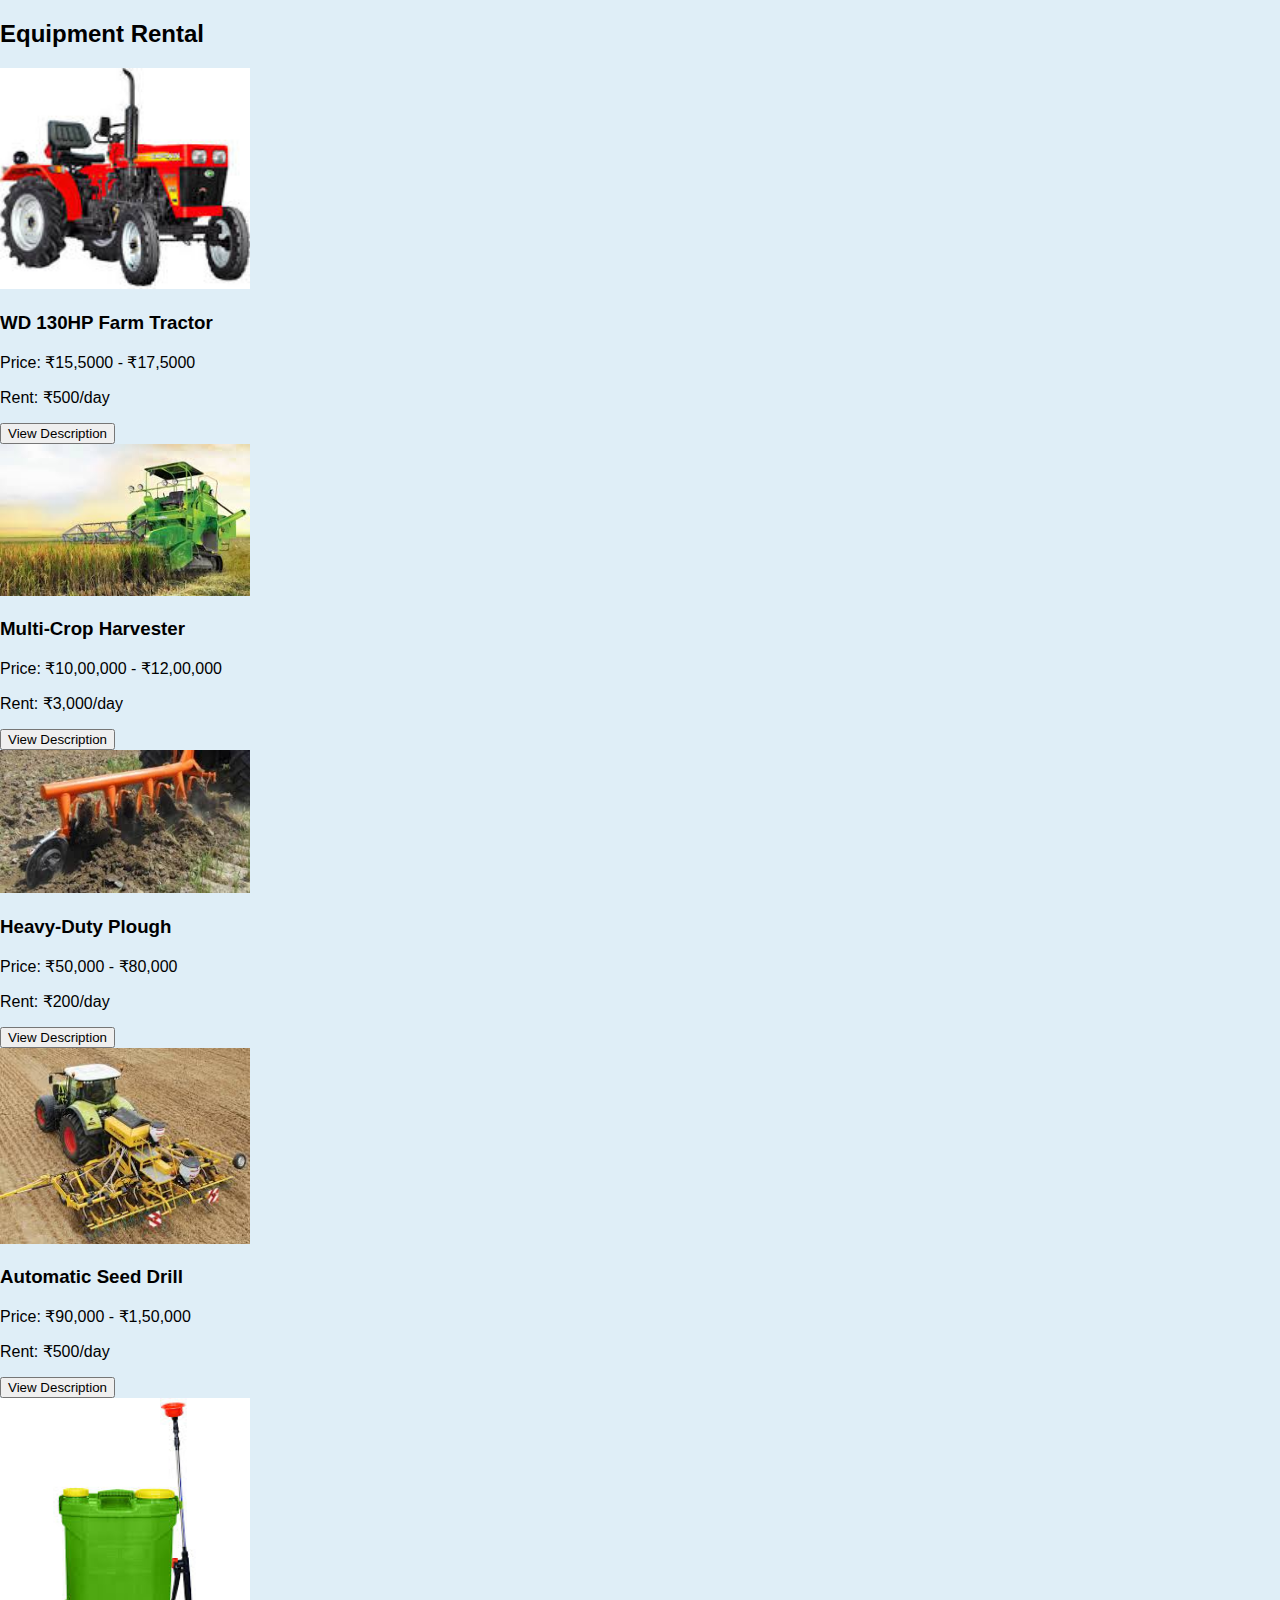
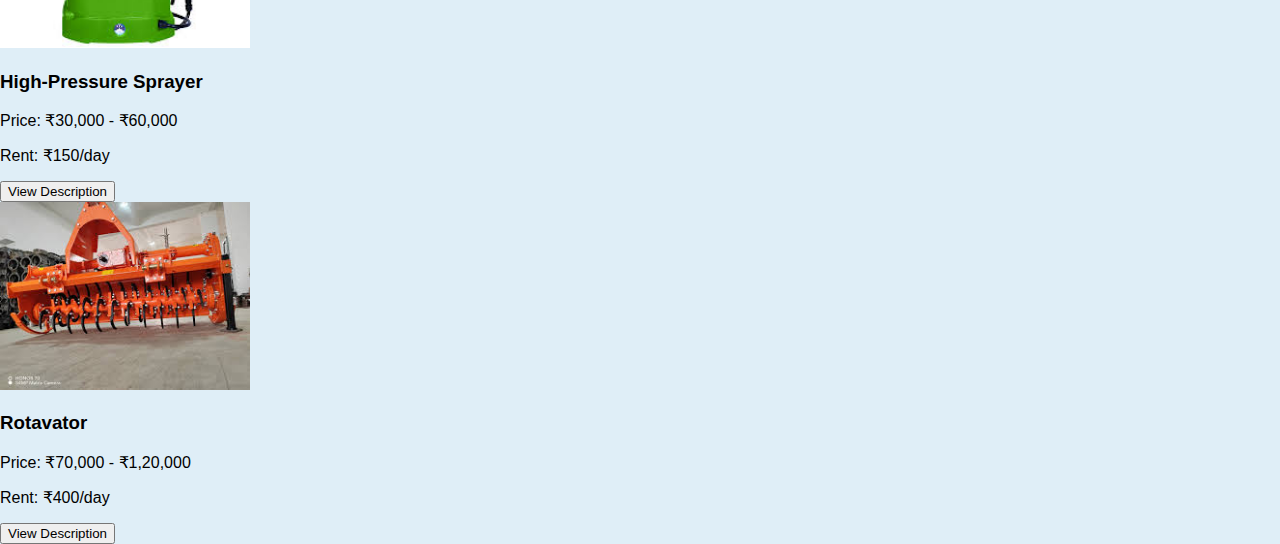
<file: booking.html>
<!DOCTYPE html>
<html lang="en">
<head>
    <meta charset="UTF-8">
    <meta name="viewport" content="width=device-width, initial-scale=1.0">
    <title>Equipment Rental</title>
    <link rel="stylesheet" href="styles.css">
</head>
<body>

    <h2>Equipment Rental</h2>

    <div class="equipment-container">
        
        <!-- Equipment 1: Tractor -->
        <div class="equipment-item">
            <img src="download.jpg" alt="WD 130HP Farm Tractor" width="250">
            <h3>WD 130HP Farm Tractor</h3>
            <p>Price: ₹15,5000 - ₹17,5000</p>
            <p>Rent: ₹500/day</p>
            <button class="viewDescriptionBtn">View Description</button>
            <div class="details" style="display: none;">
                <p>A powerful 130HP tractor equipped with advanced hydraulics, excellent fuel efficiency, and superior load-carrying capacity. Ideal for plowing, tilling, and hauling.</p>
            </div>
        </div>

        <!-- Equipment 2: Harvester -->
        <div class="equipment-item">
            <img src="harvester.jpg" alt="Harvester Machine" width="250">
            <h3>Multi-Crop Harvester</h3>
            <p>Price: ₹10,00,000 - ₹12,00,000</p>
            <p>Rent: ₹3,000/day</p>
            <button class="viewDescriptionBtn">View Description</button>
            <div class="details" style="display: none;">
                <p>Designed for harvesting various crops such as wheat, paddy, and maize, this harvester increases productivity and reduces manual labor significantly.</p>
            </div>
        </div>

        <!-- Equipment 3: Plough -->
        <div class="equipment-item">
            <img src="plough.jpg" alt="Agricultural Plough" width="250">
            <h3>Heavy-Duty Plough</h3>
            <p>Price: ₹50,000 - ₹80,000</p>
            <p>Rent: ₹200/day</p>
            <button class="viewDescriptionBtn">View Description</button>
            <div class="details" style="display: none;">
                <p>A sturdy plough designed for deep soil penetration, making it perfect for preparing land for crop cultivation by breaking up compact soil layers.</p>
            </div>
        </div>

        <!-- Equipment 4: Seed Drill -->
        <div class="equipment-item">
            <img src="seed drill.jpg" alt="Seed Drill Machine" width="250">
            <h3>Automatic Seed Drill</h3>
            <p>Price: ₹90,000 - ₹1,50,000</p>
            <p>Rent: ₹500/day</p>
            <button class="viewDescriptionBtn">View Description</button>
            <div class="details" style="display: none;">
                <p>Ensures precise and uniform seed sowing, reducing seed wastage and improving crop yield. Suitable for multiple crop types.</p>
            </div>
        </div>

        <!-- Equipment 5: Sprayer -->
        <div class="equipment-item">
            <img src="spayer.jpg" alt="Agricultural Sprayer" width="250">
            <h3>High-Pressure Sprayer</h3>
            <p>Price: ₹30,000 - ₹60,000</p>
            <p>Rent: ₹150/day</p>
            <button class="viewDescriptionBtn">View Description</button>
            <div class="details" style="display: none;">
                <p>Used for efficient pesticide and fertilizer application over large farm areas, ensuring healthy crop protection.</p>
            </div>
        </div>

        <!-- Equipment 6: Rotavator -->
        <div class="equipment-item">
            <img src="Rotavator.jpg" alt="Rotavator Machine" width="250">
            <h3>Rotavator</h3>
            <p>Price: ₹70,000 - ₹1,20,000</p>
            <p>Rent: ₹400/day</p>
            <button class="viewDescriptionBtn">View Description</button>
            <div class="details" style="display: none;">
                <p>A powerful tillage tool used for land preparation, ensuring better soil aeration and breaking up hard soil clumps for better seed germination.</p>
            </div>
        </div>

    </div>

    <script>
        // JavaScript to toggle equipment descriptions
        document.querySelectorAll('.viewDescriptionBtn').forEach(button => {
            button.addEventListener('click', function() {
                let details = this.nextElementSibling;
                details.style.display = details.style.display === 'none' ? 'block' : 'none';
            });
        });
    </script>

</body>
</html>
</file>
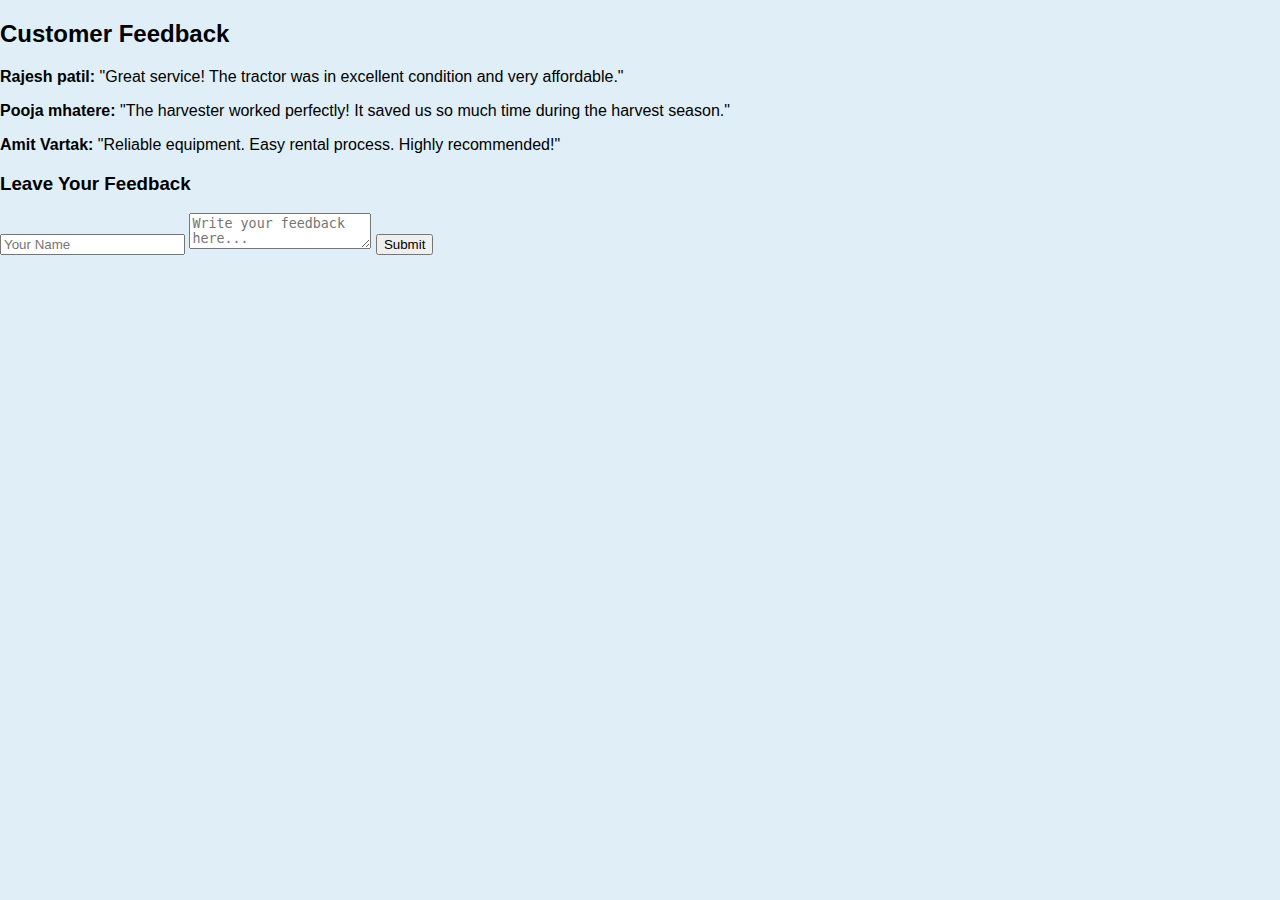
<file: feedback.html>
<!DOCTYPE html>
<html lang="en">
<head>
    <meta charset="UTF-8">
    <meta name="viewport" content="width=device-width, initial-scale=1.0">
    <title>View Feedback</title>
    <link rel="stylesheet" href="styles.css">
</head>
<body>

    <h2>Customer Feedback</h2>

    <div class="feedback-container">

        <!-- Fake Preloaded Feedback -->
        <div id="feedback-list">
            <div class="feedback">
                <p><strong>Rajesh patil:</strong> "Great service! The tractor was in excellent condition and very affordable."</p>
            </div>
            <div class="feedback">
                <p><strong>Pooja mhatere:</strong> "The harvester worked perfectly! It saved us so much time during the harvest season."</p>
            </div>
            <div class="feedback">
                <p><strong>Amit Vartak:</strong> "Reliable equipment. Easy rental process. Highly recommended!"</p>
            </div>
        </div>

        <!-- Feedback Form -->
        <h3>Leave Your Feedback</h3>
        <form id="feedbackForm">
            <input type="text" id="name" placeholder="Your Name" required>
            <textarea id="message" placeholder="Write your feedback here..." required></textarea>
            <button type="submit">Submit</button>
        </form>

    </div>

    <script>
        document.getElementById('feedbackForm').addEventListener('submit', function(event) {
            event.preventDefault();
            
            // Get input values
            let name = document.getElementById('name').value;
            let message = document.getElementById('message').value;

            // Create new feedback entry
            let newFeedback = document.createElement('div');
            newFeedback.classList.add('feedback');
            newFeedback.innerHTML = `<p><strong>${name}:</strong> "${message}"</p>`;

            // Add to feedback list
            document.getElementById('feedback-list').appendChild(newFeedback);

            // Clear form fields
            document.getElementById('name').value = "";
            document.getElementById('message').value = "";
        });
    </script>

</body>
</html>
</file>
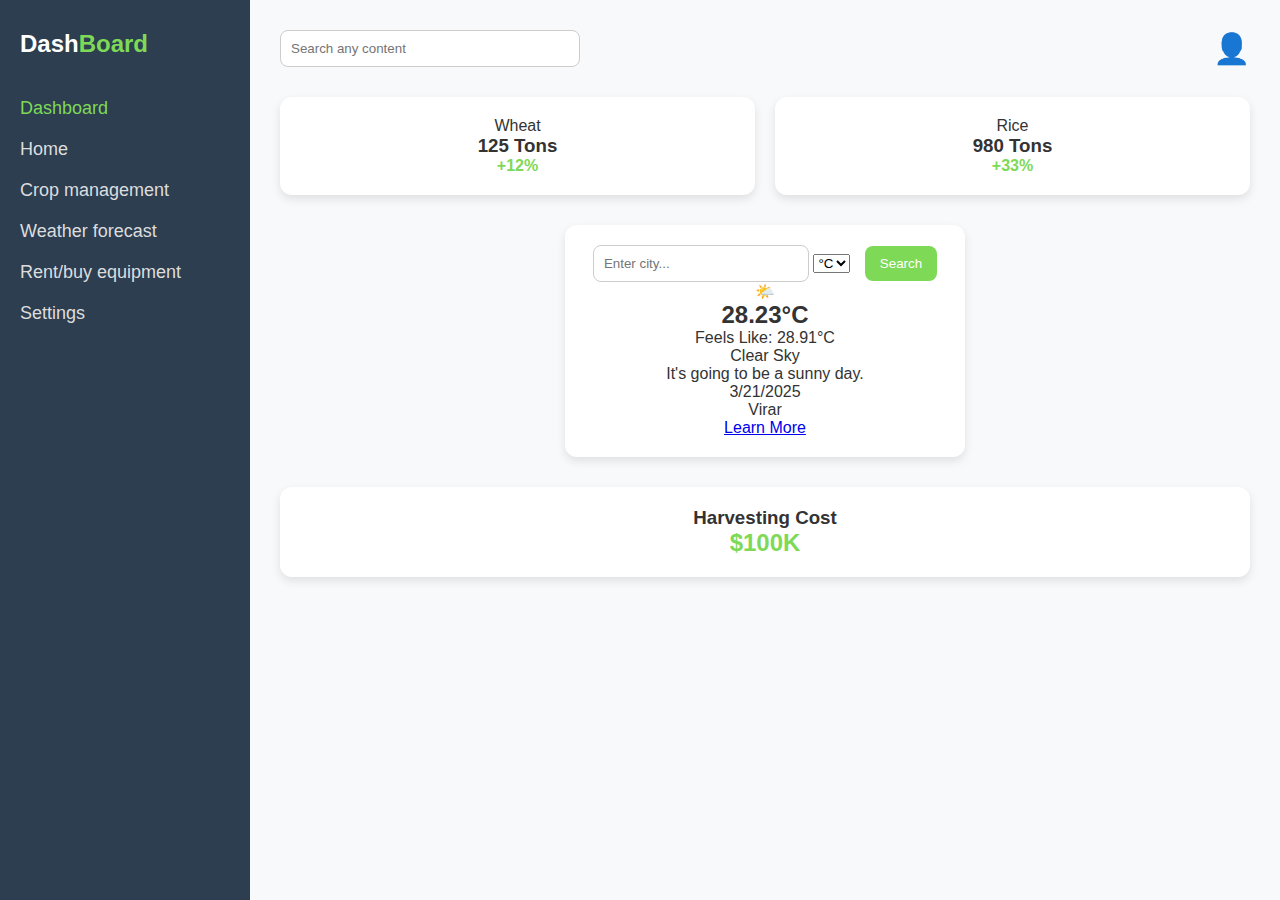
<file: dashboard/dash.html>
<!DOCTYPE html>
<html lang="en">

<head>
  <meta charset="UTF-8">
  <meta name="viewport" content="width=device-width, initial-scale=1.0">
  <title>Dashboard</title>
  <link rel="stylesheet" href="dash.css">
</head>

<body>

  <div class="sidebar">
    <h2>Dash<span>Board</span></h2>
    <ul>
      <li class="active"><a href="#">Dashboard</a></li>
      <li><a href="#">Home</a></li>
      <li><a href="#">Crop management</a></li>
      <li><a href="#">Weather forecast</a></li>
      <li><a href="#">Rent/buy equipment</a></li>
      <li><a href="#">Settings</a></li>
    </ul>
  </div>

  <div class="main-content">
    <div class="navbar">
      <input type="text" placeholder="Search any content">
      <div class="user-icon">👤</div>
    </div>

    <div class="summary">
      <div class="summary-card">
        <p>Wheat</p>
        <h3>125 Tons</h3>
        <span>+12%</span>
      </div>
      <div class="summary-card">
        <p>Rice</p>
        <h3>980 Tons</h3>
        <span>+33%</span>
      </div>
    </div>

    <div class="farm-section">

      <div class="weather-container">
        <div class="search-box">
          <input type="text" id="userLocation" placeholder="Enter city...">
          <select id="converter">
            <option>°C</option>
            <option>°F</option>
          </select>
          <button onclick="findUserLocation()">Search</button>
        </div>

        <div class="current-weather">
          <div class="icon">🌤️</div>
          <h2 class="temperature">28.23°C</h2>
          <p class="feelsLike">Feels Like: 28.91°C</p>
          <p class="description">Clear Sky</p>
          <p class="suggestion">It's going to be a sunny day.</p>
          <p class="date">3/21/2025</p>
          <p class="city">Virar</p>
        </div>
        <a href="../weather/weather.html">Learn More</a>


      </div>

    </div>

    <div class="harvest-cost">
      <h3>Harvesting Cost</h3>
      <p>$100K</p>
    </div>
  </div>

  <script src="dash.js"></script>
</body>

</html>
</file>
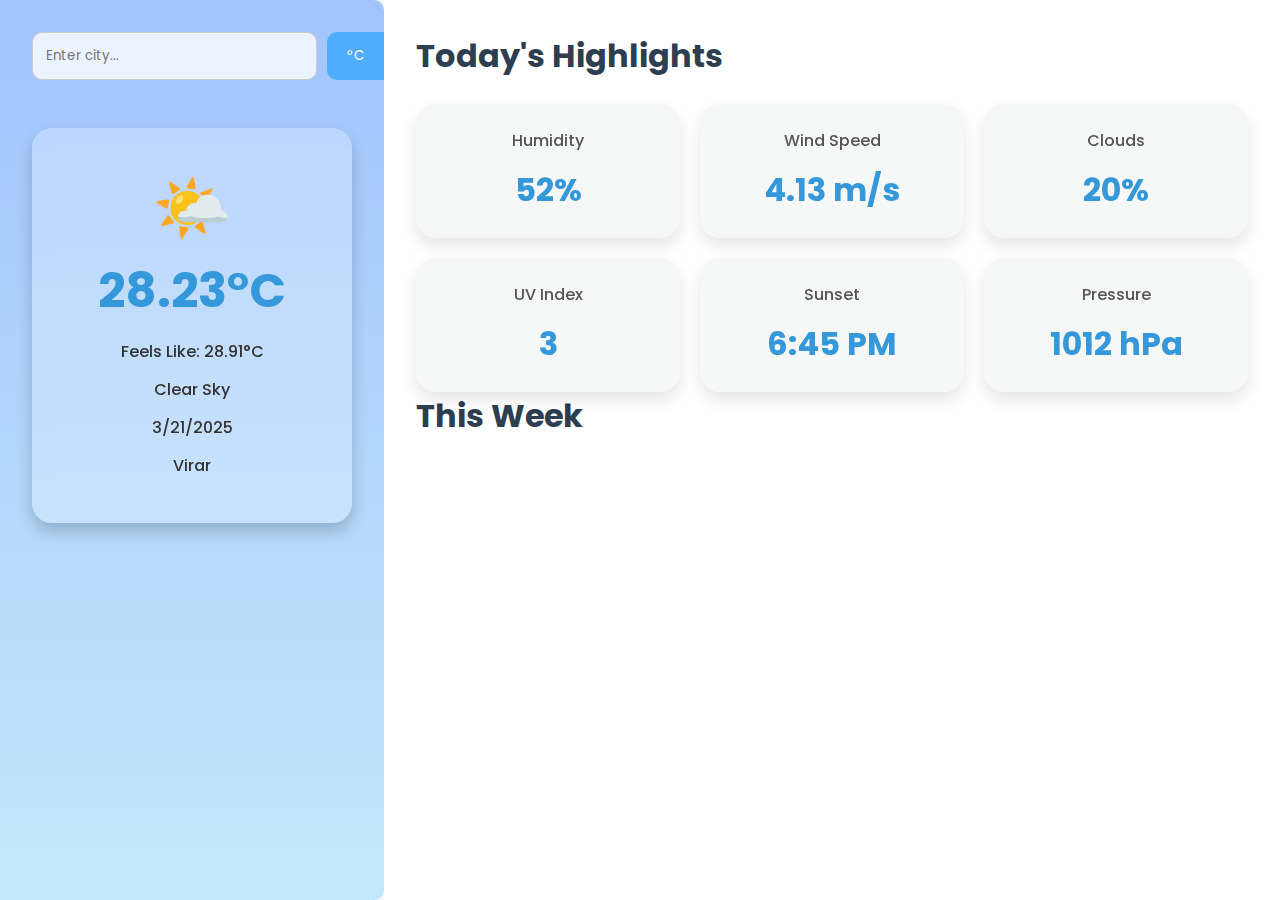
<file: weather/weather.html>
<!DOCTYPE html>
<html lang="en">

<head>
  <meta charset="UTF-8">
  <meta name="viewport" content="width=device-width, initial-scale=1.0">
  <title>Weather Dashboard</title>
  <link rel="stylesheet" href="weather.css">
  <script defer src="weather.js"></script>
  <link rel="stylesheet" href="https://cdnjs.cloudflare.com/ajax/libs/font-awesome/6.4.0/css/all.min.css">
</head>

<body>
  <div class="container">
    <section class="sidebar">
      <div class="search-box">
        <input type="text" id="userLocation" placeholder="Enter city...">
        <select id="converter">
          <option>°C</option>
          <option>°F</option>
        </select>
        <button onclick="findUserLocation()"><i class="fas fa-search"></i></button>
      </div>

      <div class="current-weather">
        <div class="icon">🌤️</div>
        <h2 class="temperature">28.23°C</h2>
        <p class="feelsLike">Feels Like: 28.91°C</p>
        <p class="description">Clear Sky</p>
        <p class="date">3/21/2025</p>
        <p class="city">Virar</p>
      </div>
    </section>

    <section class="main-content">
      <h2>Today's Highlights</h2>
      <div class="highlights">
        <div class="card">
          <p>Humidity</p>
          <h3 id="HValue">52%</h3>
        </div>
        <div class="card">
          <p>Wind Speed</p>
          <h3 id="WValue">4.13 m/s</h3>
        </div>
        <div class="card">
          <p>Clouds</p>
          <h3 id="CValue">20%</h3>
        </div>
        <div class="card">
          <p>UV Index</p>
          <h3 id="UVValue">3</h3>
        </div>
        <div class="card">
          <p>Sunset</p>
          <h3 id="SSValue">6:45 PM</h3>
        </div>
        <div class="card">
          <p>Pressure</p>
          <h3 id="PValue">1012 hPa</h3>
        </div>
      </div>

      <h2>This Week</h2>
      <div class="forecast" id="Forecast">
        <!-- Weekly forecast items -->
      </div>
    </section>
  </div>
</body>

</html>
</file>
<file: styles.css>
body {
    font-family: Arial, sans-serif;
    margin: 0;
    padding: 0;
    background-color: #dfeef7;
}

header {
    background-color: #ffffff;
    padding: 10px 20px;
    display: flex;
    align-items: center;
    justify-content: space-between;
    box-shadow: 0px 2px 5px rgba(0, 0, 0, 0.1);
}

header h2 {
    margin: 0;
    font-size: 20px;
    display: flex;
    align-items: center;
}

header img {
    margin-right: 10px;
}

.menu-toggle {
    background: none;
    border: none;
    font-size: 24px;
    cursor: pointer;
}

.container {
    padding: 20px;
    text-align: center;
}

.menu {
    display: flex;
    flex-direction: column;
    gap: 15px;
}

.menu-item {
    background-color: #ffffff;
    padding: 15px;
    border-radius: 10px;
    display: flex;
    align-items: center;
    gap: 15px;
    box-shadow: 0px 2px 5px rgba(0, 0, 0, 0.1);
    text-decoration: none;
    color: black;
    font-size: 18px;
}

.menu-item img {
    width: 40px;
    height: 40px;
}

footer {
    position: fixed;
    bottom: 0;
    width: 100%;
    background: #ffffff;
    padding: 10px 0;
    display: flex;
    justify-content: space-around;
    box-shadow: 0px -2px 5px rgba(0, 0, 0, 0.1);
}

.footer-item {
    text-decoration: none;
    color: black;
    font-size: 18px;
}

.footer-item.active {
    font-weight: bold;
}
</file>
<file: dashboard/dash.css>
* {
  margin: 0;
  padding: 0;
  box-sizing: border-box;
  font-family: 'Poppins', sans-serif;
}

body {
  background-color: #f8f9fa;
  color: #333;
}

.sidebar {
  position: fixed;
  left: 0;
  top: 0;
  width: 250px;
  height: 100vh;
  background-color: #2c3e50;
  color: #fff;
  padding: 30px 20px;
}

.sidebar h2 {
  font-size: 24px;
  margin-bottom: 40px;
}

.sidebar h2 span {
  color: #7ed957;
}

.sidebar ul {
  list-style: none;
}

.sidebar ul li {
  margin-bottom: 20px;
}

.sidebar ul li a {
  color: #ddd;
  text-decoration: none;
  font-size: 18px;
}

.sidebar ul li.active a,
.sidebar ul li a:hover {
  color: #7ed957;
}

.main-content {
  margin-left: 250px;
  padding: 30px;
}

.navbar {
  display: flex;
  justify-content: space-between;
  align-items: center;
  margin-bottom: 30px;
}

.navbar input {
  width: 300px;
  padding: 10px;
  border-radius: 8px;
  border: 1px solid #ccc;
}

.user-icon {
  font-size: 30px;
}

.summary {
  display: flex;
  gap: 20px;
  margin-bottom: 30px;
}

.summary-card {
  flex: 1;
  background-color: #fff;
  padding: 20px;
  border-radius: 12px;
  box-shadow: 0 4px 10px rgba(0,0,0,0.1);
  text-align: center;
}

.summary-card span {
  color: #7ed957;
  font-weight: bold;
}

.farm-section img {
  width: 100%;
  height: 250px;
  object-fit: cover;
  border-radius: 12px;
  margin-bottom: 30px;
}

.forecast-section {
  background-color: #fff;
  padding: 20px;
  border-radius: 12px;
  box-shadow: 0 4px 10px rgba(0,0,0,0.1);
  margin-bottom: 30px;
}

.weather-card {
  text-align: center;
  margin-bottom: 20px;
}

.forecast-grid {
  display: flex;
  gap: 15px;
  justify-content: space-between;
}

.day {
  background-color: #f0f0f0;
  padding: 15px;
  border-radius: 8px;
  text-align: center;
  flex: 1;
}
.weather-container {
  background-color: #fff;
  padding: 20px;
  border-radius: 12px;
  box-shadow: 0 4px 10px rgba(0,0,0,0.1);
  text-align: center;
  max-width: 400px;
  margin: 30px auto;
}

.weather-container input {
  padding: 10px;
  width: 60%;
  border-radius: 8px;
  border: 1px solid #ccc;
}

.weather-container button {
  padding: 10px 15px;
  border-radius: 8px;
  background-color: #7ed957;
  color: #fff;
  border: none;
  cursor: pointer;
  margin-left: 10px;
}

.weather-result {
  margin-top: 20px;
}

.weather-result h2 {
  font-size: 28px;
  color: #333;
}

.weather-result img {
  width: 80px;
  height: 80px;
}
.weather-icon {
  width: 10px;
  height: 10px;
  
}


.weather-result p {
  font-size: 24px;
  color: #333;
}

.predictive {
  background-color: #fff;
  padding: 20px;
  border-radius: 12px;
  box-shadow: 0 4px 10px rgba(0,0,0,0.1);
  margin-bottom: 30px;
}

.predictive-grid {
  display: flex;
  gap: 15px;
  margin-top: 15px;
}

.month {
  background-color: #f0f0f0;
  padding: 15px;
  border-radius: 8px;
  text-align: center;
  flex: 1;
}
.current-weather .summary {
  font-size: 1rem;
  margin-top: 0.8rem;
  font-weight: 500;
  color: #444;
}

.harvest-cost {
  background-color: #fff;
  padding: 20px;
  border-radius: 12px;
  box-shadow: 0 4px 10px rgba(0,0,0,0.1);
  text-align: center;
}

.harvest-cost p {
  font-size: 24px;
  color: #7ed957;
  font-weight: bold;
}
</file>
<file: weather/weather.css>
@import url("https://fonts.googleapis.com/css2?family=Poppins:wght@400;500;600&display=swap");

* {
  margin: 0;
  padding: 0;
  box-sizing: border-box;
  font-family: "Poppins", sans-serif;
}

body {
  
  color: #333;
  min-height: 100vh;
}

/* Container */
.container {
  display: flex;
  height: 100vh;
}

/* Sidebar */
.sidebar {
  width: 30%;
  background: linear-gradient(to bottom, #A1C4FD, #C2E9FB);
  padding: 2rem;
  box-shadow: 2px 0 15px rgba(0, 0, 0, 0.1);
  border-top-right-radius: 10px;
  border-bottom-right-radius: 10px;
}

.search-box {
  display: flex;
  gap: 10px;
  margin-bottom: 2rem;
}

.search-box input {
  flex: 1;
  padding: 0.8rem;
  border-radius: 10px;
  border: 1px solid #ccc;
  background-color: #ffffffc7;
}

.search-box select, .search-box button {
  padding: 0.8rem 1rem;
  border-radius: 10px;
  border: none;
  background-color: #4facfe;
  color: #fff;
  cursor: pointer;
  transition: background 0.3s ease;
}

.search-box button:hover {
  background-color: #00f2fe;
}

.current-weather {
  text-align: center;
  margin-top: 3rem;
  background: rgba(255, 255, 255, 0.25);
  border-radius: 20px;
  padding: 2rem;
  backdrop-filter: blur(10px);
  box-shadow: 0 8px 16px rgba(0, 0, 0, 0.2);
}

.current-weather .icon {
  font-size: 4rem;
}

.current-weather .temperature {
  font-size: 3rem;
  color: #3498db;
}

.current-weather p {
  margin: 0.8rem 0;
  font-weight: 500;
}

/* Main content */
.main-content {
  flex: 1;
  padding: 2rem;
  background-color: white;
  overflow-y: auto;

}

.main-content h2 {
  margin-bottom: 1.5rem;
  color: #2c3e50;
  font-size: 2rem;
}

.highlights {
  display: grid;
  grid-template-columns: repeat(auto-fill, minmax(230px, 1fr));
  gap: 20px;
}

.card {
  background: rgba(234, 236, 237, 0.422);
  padding: 1.5rem;
  border-radius: 20px;
  box-shadow: 0 8px 16px rgba(0, 0, 0, 0.1);
  text-align: center;
  backdrop-filter: blur(8px);
  transition: transform 0.3s, background 0.3s;
}

.card:hover {
  transform: translateY(-5px);
  background: rgba(255, 255, 255, 0.5);
}

.card p {
  margin-bottom: 0.8rem;
  font-weight: 500;
  color: #555;
}

.card h3 {
  font-size: 2rem;
  color: #3498db;
}

.forecast {
  margin-top: 2rem;
  display: grid;
  grid-template-columns: repeat(auto-fill, minmax(170px, 1fr));
  gap: 20px;
}

.forecast-item {
  background: rgba(255, 255, 255, 0.3);
  padding: 1rem;
  border-radius: 20px;
  text-align: center;
  box-shadow: 0 8px 16px rgba(0, 0, 0, 0.1);
  backdrop-filter: blur(8px);
  transition: transform 0.3s, background 0.3s;
}

.forecast-item:hover {
  transform: translateY(-5px);
  background: rgba(255, 255, 255, 0.5);
}

.forecast-item h4 {
  margin-bottom: 0.5rem;
  color: #2c3e50;
}

.forecast-item p {
  font-weight: 500;
  color: #555;
}
</file>
